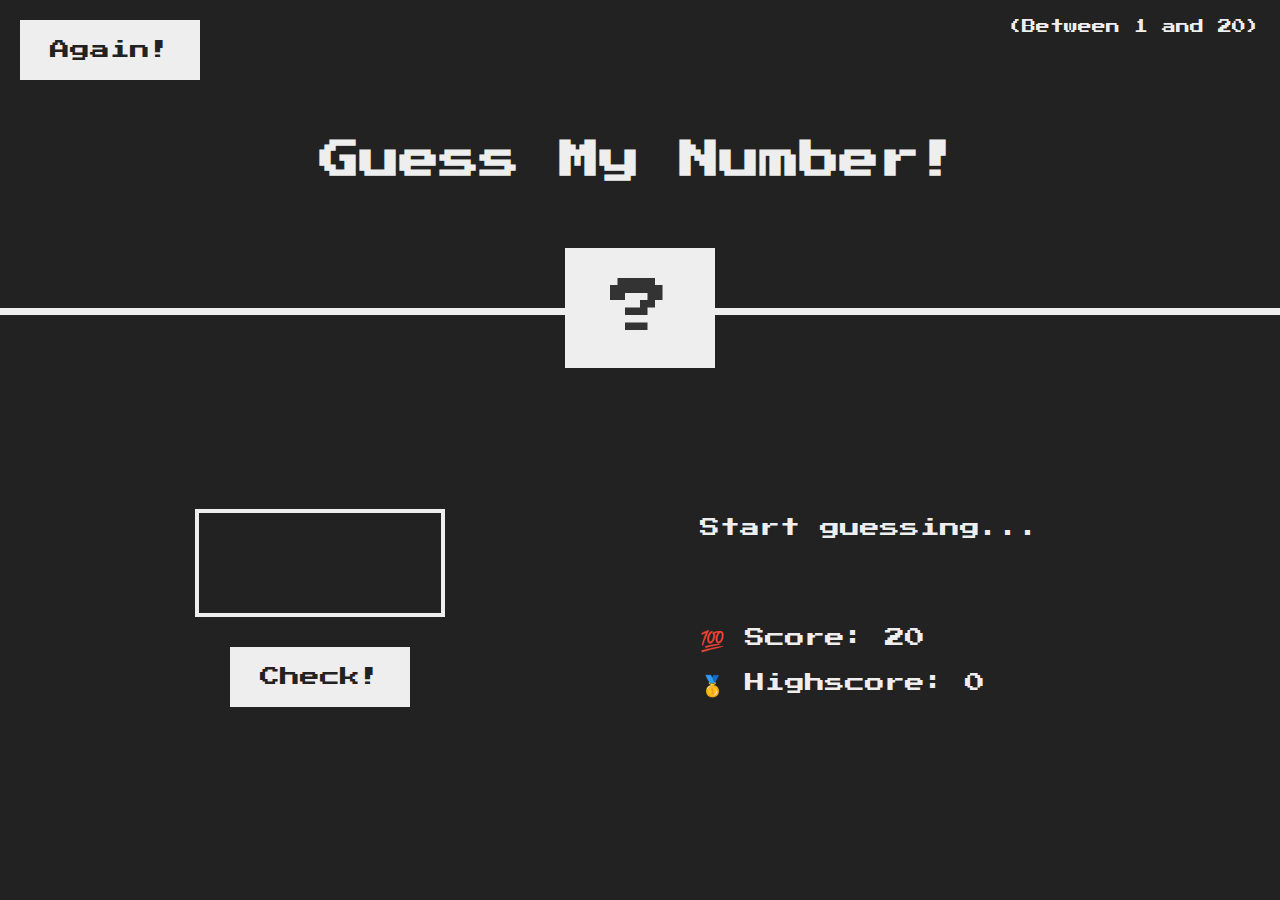
<file: Project/1-GuessNumber/index.html>
<!DOCTYPE html>
<html lang="en">
  <head>
    <meta charset="UTF-8" />
    <meta http-equiv="X-UA-Compatible" content="IE=edge" />
    <meta name="viewport" content="width=device-width, initial-scale=1.0" />

    <link rel="stylesheet" href="style.css" />
    <title>Guess My Number!</title>
  </head>
  <body>
    <header>
      <h1>Guess My Number!</h1>
      <p class="between">(Between 1 and 20)</p>
      <button class="btn again">Again!</button>
      <div class="number">?</div>
    </header>

    <main>
      <section class="left">
        <input type="number" class="guess" />
        <button class="btn check">Check!</button>
      </section>
      <section class="right">
        <p class="message">Start guessing...</p>
        <p class="label-score">💯 Score: <span class="score">20</span></p>
        <p class="label-highscore">
          🥇 Highscore: <span class="highScore">0</span>
        </p>
      </section>
    </main>
    <script src="script.js"></script>
  </body>
</html>
</file>
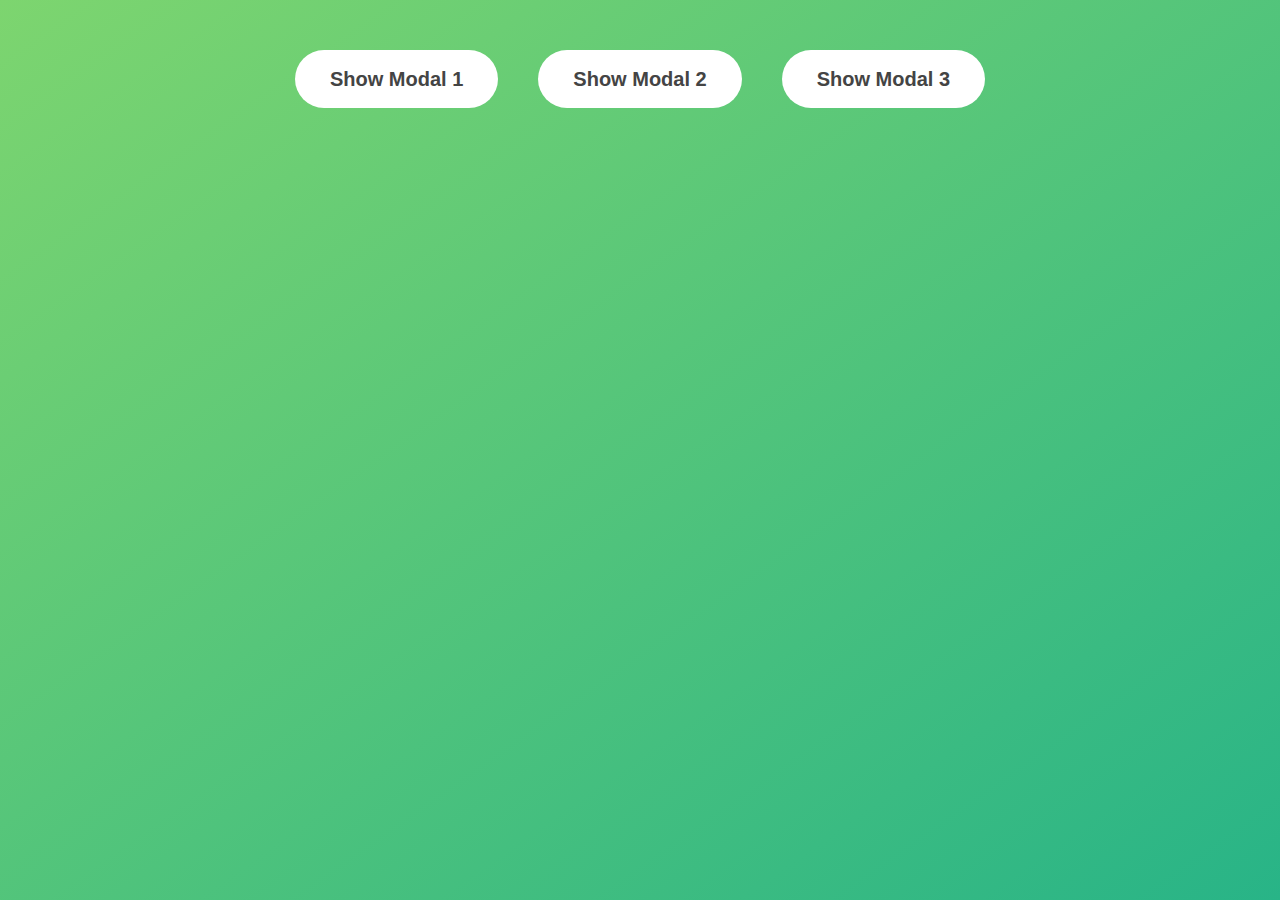
<file: Project/2-Window/index.html>
<!DOCTYPE html>
<html lang="en">
  <head>
    <meta charset="UTF-8" />
    <meta http-equiv="X-UA-Compatible" content="IE=edge" />
    <meta name="viewport" content="width=device-width, initial-scale=1.0" />
    <title>Modal Window</title>
    <link rel="stylesheet" href="style.css" />
  </head>
  <body>
    <button class="show-modal">Show Modal 1</button>
    <button class="show-modal">Show Modal 2</button>
    <button class="show-modal">Show Modal 3</button>

    <div class="modal hidden">
      <button class="close-modal">&times;</button>
      <h1>I'm a modal window 😎</h1>
      <p>
        Lorem ipsum dolor sit amet consectetur adipisicing elit. Praesentium
        alias assumenda placeat a animi dolore. Velit, officia? Molestias,
        consequatur. Id excepturi quis cum, in, at aspernatur natus qui dicta
        ullam ea ratione? In necessitatibus nesciunt voluptatem ab neque quis,
        nobis, obcaecati consectetur nemo, delectus alias ipsam sequi.
        Voluptatibus, modi ex. Lorem, ipsum dolor sit amet consectetur
        adipisicing elit. Officia, officiis aliquam fugit facilis aut accusamus!
      </p>
    </div>

    <div class="overlay hidden"></div>

    <script src="script.js"></script>
  </body>
</html>
</file>
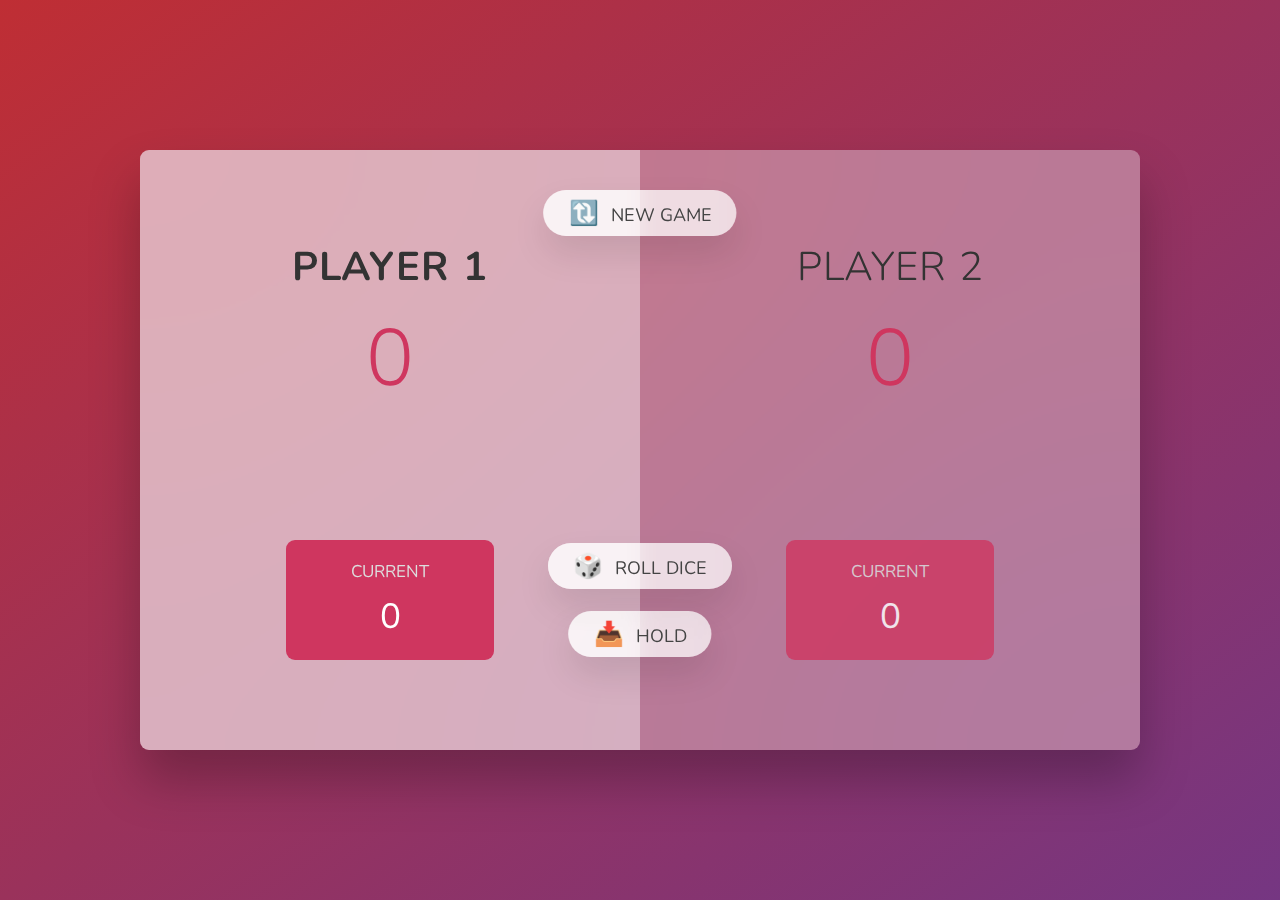
<file: Project/3-PigGame/index.html>
<!DOCTYPE html>
<html lang="en">
  <head>
    <meta charset="UTF-8" />
    <meta http-equiv="X-UA-Compatible" content="IE=edge" />
    <meta name="viewport" content="width=device-width, initial-scale=1.0" />
    <title>Pig Game</title>
    <link rel="stylesheet" href="style.css" />
  </head>
  <body>
    <main>
      <section class="player player--0 player--active">
        <h2 class="name" id="name--0">Player 1</h2>
        <p class="score" id="score--0">43</p>
        <div class="current">
          <p class="current-label">Current</p>
          <p class="current-score" id="current--0">0</p>
        </div>
      </section>

      <section class="player player--1">
        <h2 class="name" id="name--1">Player 2</h2>
        <p class="score" id="score--1">24</p>
        <div class="current">
          <p class="current-label">Current</p>
          <p class="current-score" id="current--1">0</p>
        </div>
      </section>

      <img src="dice-5.png" alt="Playing dice" class="dice" />
      <button class="btn btn--new">🔃 New Game</button>
      <button class="btn btn--roll">🎲 Roll dice</button>
      <button class="btn btn--hold">📥 Hold</button>
    </main>

    <script src="script.js"></script>
  </body>
</html>
</file>
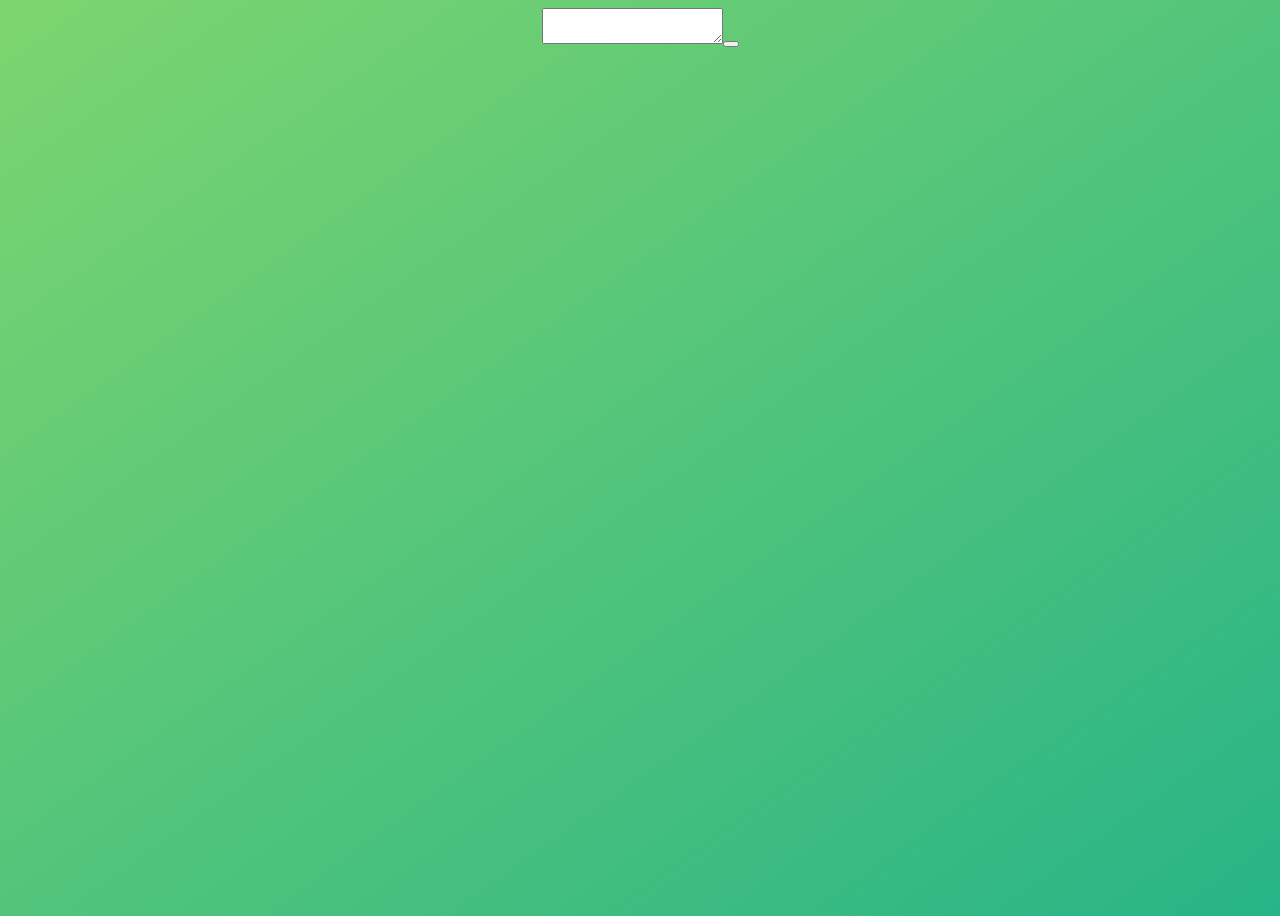
<file: Challenges/9.Data/4_Chall/index.html>
<!DOCTYPE html>
<html lang="en">
  <head>
    <meta charset="UTF-8" />
    <meta http-equiv="X-UA-Compatible" content="IE=edge" />
    <meta name="viewport" content="width=device-width, initial-scale=1.0" />
    <title>Test</title>

    <style>
      body {
        /* background-color: rgb(85, 228, 85); */
        background: linear-gradient(to top left, #28b487, #7dd56f);
        height: 100vh;
        text-align: center;
      }
    </style>
  </head>
  <body>
    <script src="Test.js"></script>
  </body>
</html>
</file>
<file: Project/1-GuessNumber/style.css>
@import url("https://fonts.googleapis.com/css?family=Press+Start+2P&display=swap");

* {
  margin: 0;
  padding: 0;
  box-sizing: inherit;
}

html {
  font-size: 62.5%;
  box-sizing: border-box;
}

body {
  font-family: "Press Start 2P", sans-serif;
  color: #eee;
  background-color: #222;
  /* background-color: #60b347; */
}

/* LAYOUT */
header {
  position: relative;
  height: 35vh;
  border-bottom: 7px solid #eee;
}

main {
  height: 65vh;
  color: #eee;
  display: flex;
  align-items: center;
  justify-content: space-around;
}

.left {
  width: 52rem;
  display: flex;
  flex-direction: column;
  align-items: center;
}

.right {
  width: 52rem;
  font-size: 2rem;
}

/* ELEMENTS STYLE*/
h1 {
  font-size: 4rem;
  text-align: center;
  position: absolute;
  width: 100%;
  top: 52%;
  left: 50%;
  transform: translate(-50%, -50%);
}

.number {
  background: #eee;
  width: 15rem;
  color: #333;
  font-size: 6rem;
  padding: 3rem 0rem;
  text-align: center;
  position: absolute;
  bottom: 0;
  left: 50%;
  transform: translate(-50%, 50%);
}

.between {
  font-size: 1.4rem;
  position: absolute;
  top: 2rem;
  right: 2rem;
}

.again {
  position: absolute;
  top: 2rem;
  left: 2rem;
}

.btn {
  border: none;
  background-color: #eee;
  color: #222;
  font-size: 2rem;
  font-family: inherit;
  padding: 2rem 3rem;
  cursor: pointer;
}

.btn:hover {
  background-color: #ccc;
}

.guess {
  background: none;
  border: 4px solid #eee;
  font-family: inherit;
  color: inherit;
  font-size: 5rem;
  padding: 2.5rem;
  width: 25rem;
  text-align: center;
  display: block;
  margin-bottom: 3rem;
}

.message {
  margin-bottom: 8rem;
  height: 3rem;
}

.label-score {
  margin-bottom: 2rem;
}
</file>
<file: Project/2-Window/style.css>
* {
  margin: 0;
  padding: 0;
  box-sizing: inherit;
}

html {
  font-size: 62.5%;
  box-sizing: border-box;
}

body {
  font-family: sans-serif;
  color: #333;
  line-height: 1.5;
  height: 100vh;
  position: relative;
  display: flex;
  align-items: flex-start;
  justify-content: center;
  background: linear-gradient(to top left, #28b487, #7dd56f);
}

.show-modal {
  font-size: 2rem;
  font-weight: 600;
  padding: 1.75rem 3.5rem;
  margin: 5rem 2rem;
  border: none;
  background-color: #fff;
  color: #444;
  border-radius: 10rem;
  cursor: pointer;
}

.close-modal {
  position: absolute;
  top: 1.2rem;
  right: 2rem;
  font-size: 5rem;
  color: #333;
  cursor: pointer;
  border: none;
  background: none;
}

h1 {
  font-size: 2.5rem;
  margin-bottom: 2rem;
}

p {
  font-size: 1.8rem;
}

/* ------------------------------------- */

/* CLASSES TO MAKE MODAL WORK */

.hidden {
  display: none;
}

.modal {
  position: absolute;
  top: 50%;
  left: 50%;
  transform: translate(-50%, -50%);
  width: 70%;

  background-color: white;
  padding: 6rem;
  border-radius: 5px;
  box-shadow: 0 3rem 5rem rgba(0, 0, 0, 0.3);
  z-index: 10;
}

.overlay {
  position: absolute;
  top: 0;
  left: 0;
  width: 100%;
  height: 100%;
  background-color: rgba(0, 0, 0, 0.6);
  backdrop-filter: blur(3px);
  z-index: 5;
}
</file>
<file: Project/3-PigGame/style.css>
@import url("https://fonts.googleapis.com/css2?family=Nunito&display=swap");

* {
  margin: 0;
  padding: 0;
  box-sizing: inherit;
}

html {
  font-size: 62.5%;
  box-sizing: border-box;
}

body {
  font-family: "Nunito", sans-serif;
  font-weight: 400;
  height: 100vh;
  color: #333;
  background-image: linear-gradient(to top left, #753682 0%, #bf2e34 100%);
  display: flex;
  align-items: center;
  justify-content: center;
}

/* LOYOUT */

main {
  position: relative;
  width: 100rem;
  height: 60rem;
  background-color: rgba(255, 255, 255, 0.35);
  backdrop-filter: blur(200px);
  filter: blur();
  box-shadow: 0 3rem 5rem rgba(0, 0, 0, 0.25);
  border-radius: 9px;
  overflow: hidden;
  display: flex;
}

.player {
  flex: 50%;
  padding: 9rem;
  display: flex;
  flex-direction: column;
  align-items: center;
  transition: all 0.75s;
}

/* ELEMENTS */

.name {
  position: relative;
  font-size: 4rem;
  text-transform: uppercase;
  letter-spacing: 1px;
  word-spacing: 2px;
  font-weight: 300;
  margin-bottom: 1rem;
}

.score {
  font-size: 8rem;
  font-weight: 300;
  color: #cf365f;
  margin-bottom: auto;
}

.player--active {
  background-color: rgba(255, 255, 255, 0.4);
}

.player--active .name {
  font-weight: 700;
}

.player--active .score {
  font-size: 400;
}

.player--active .current {
  opacity: 1;
}

.current {
  background-color: #cf365f;
  opacity: 0.8;
  padding: 2rem;
  border-radius: 9px;
  color: #fff;
  width: 65%;
  text-align: center;
  transition: all 0.75s;
}

.current-label {
  text-transform: uppercase;
  margin-bottom: 1rem;
  font-size: 1.7rem;
  color: #ddd;
}

.current-score {
  font-size: 3.5rem;
}

/* ABSOLUTE POSITION ELEMENTS */

.btn {
  position: absolute;
  left: 50%;
  transform: translateX(-50%);
  color: #444;
  background: none;
  border: none;
  font-family: inherit;
  font-size: 1.8rem;
  text-transform: uppercase;
  cursor: pointer;
  font-weight: 400;
  transition: all 0.2s;

  background-color: white;
  background-color: rgba(255, 255, 255, 0.6);
  backdrop-filter: blur(10px);

  padding: 0.7rem 2.5rem;
  border-radius: 50rem;
  box-shadow: 0 1.75rem 3.5rem rgba(0, 0, 0, 0.1);
}

.btn::first-letter {
  font-size: 2.4rem;
  display: inline-block;
  margin-right: 0.7rem;
}

.btn--new {
  top: 4rem;
}

.btn--roll {
  top: 39.3rem;
}

.btn--hold {
  top: 46.1rem;
}

.btn:active {
  transform: translate(-50%, 3px);
  box-shadow: 0 1rem 2rem rgba(0, 0, 0, 0.15);
}

.btn:focus {
  outline: none;
}

.dice {
  position: absolute;
  left: 50%;
  top: 16.5rem;
  transform: translateX(-50%);
  height: 10rem;
  box-shadow: 0 2rem 5rem rgba(0, 0, 0, 0.2);
}

.player--winner {
  background-color: #2f2f2f;
}

.player--winner .name {
  font-weight: 700;
  color: #c7365f;
}

.hidden {
  display: none;
}
</file>
